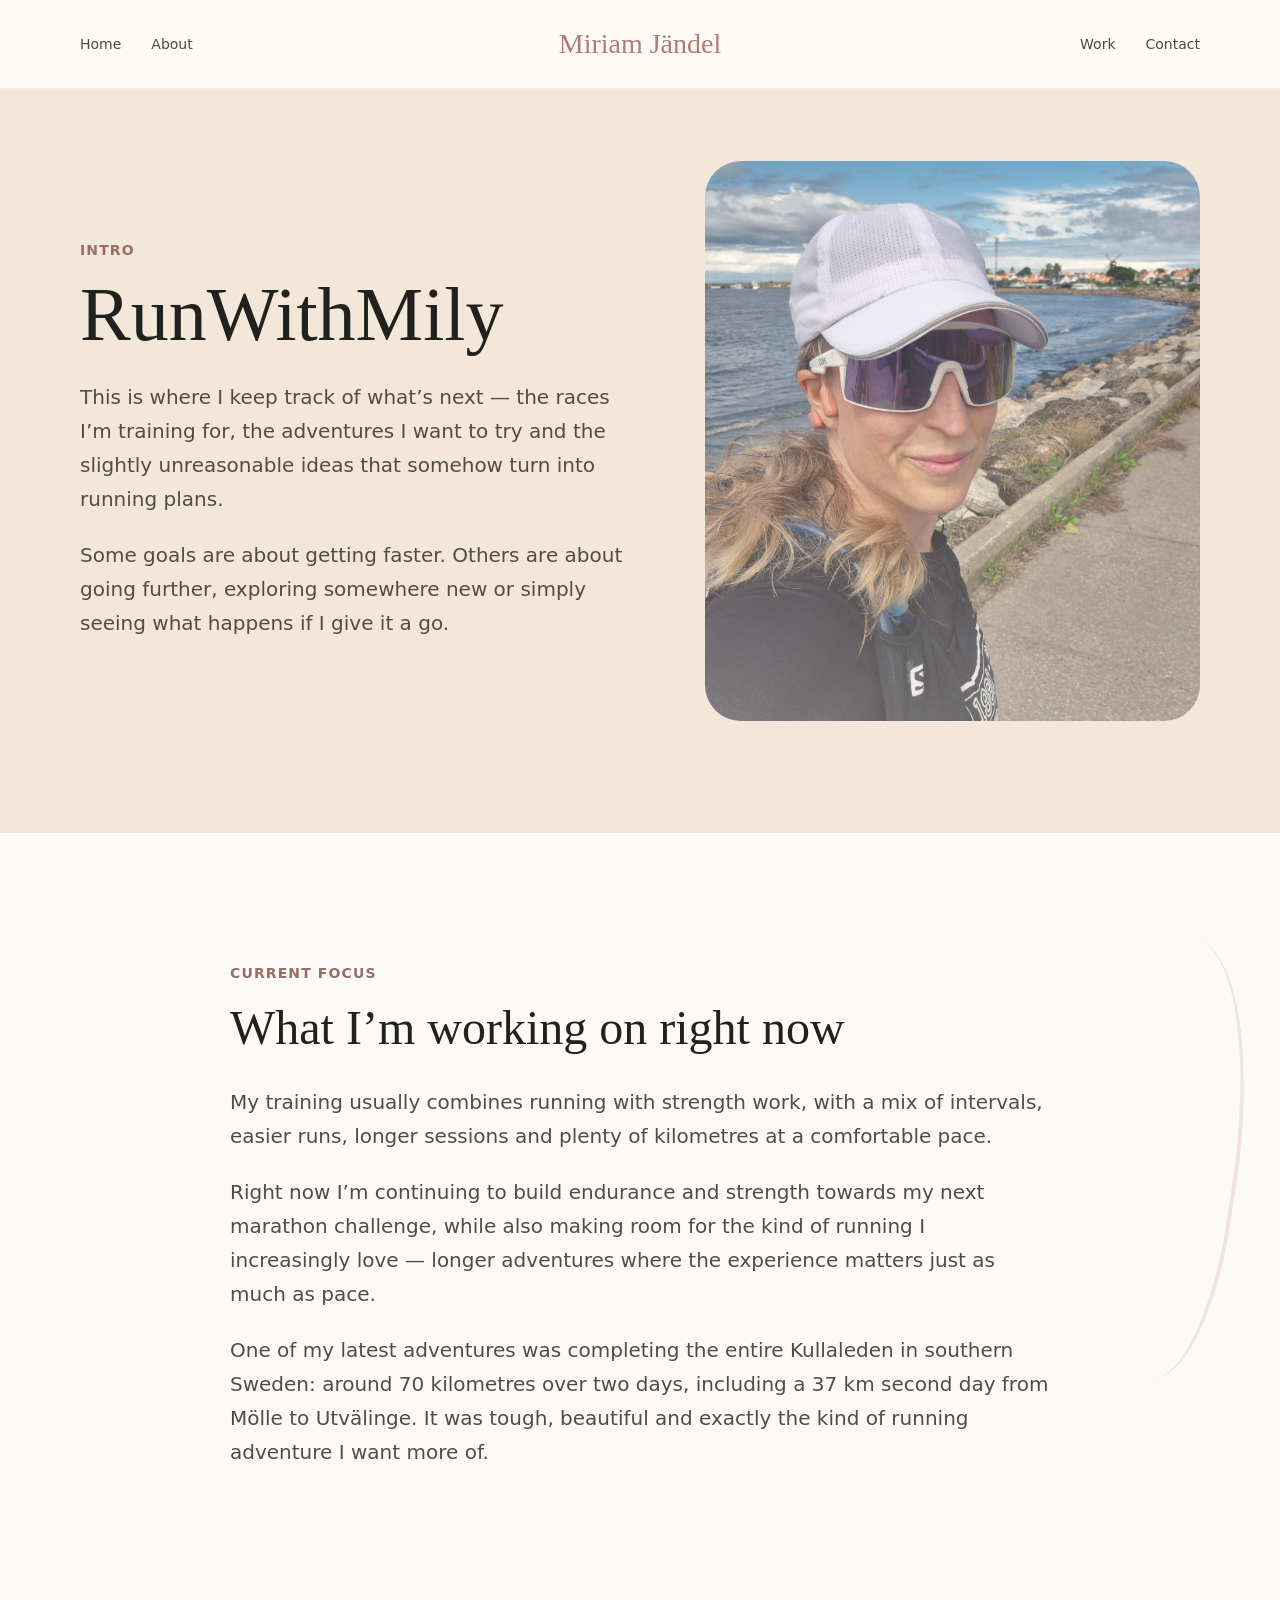
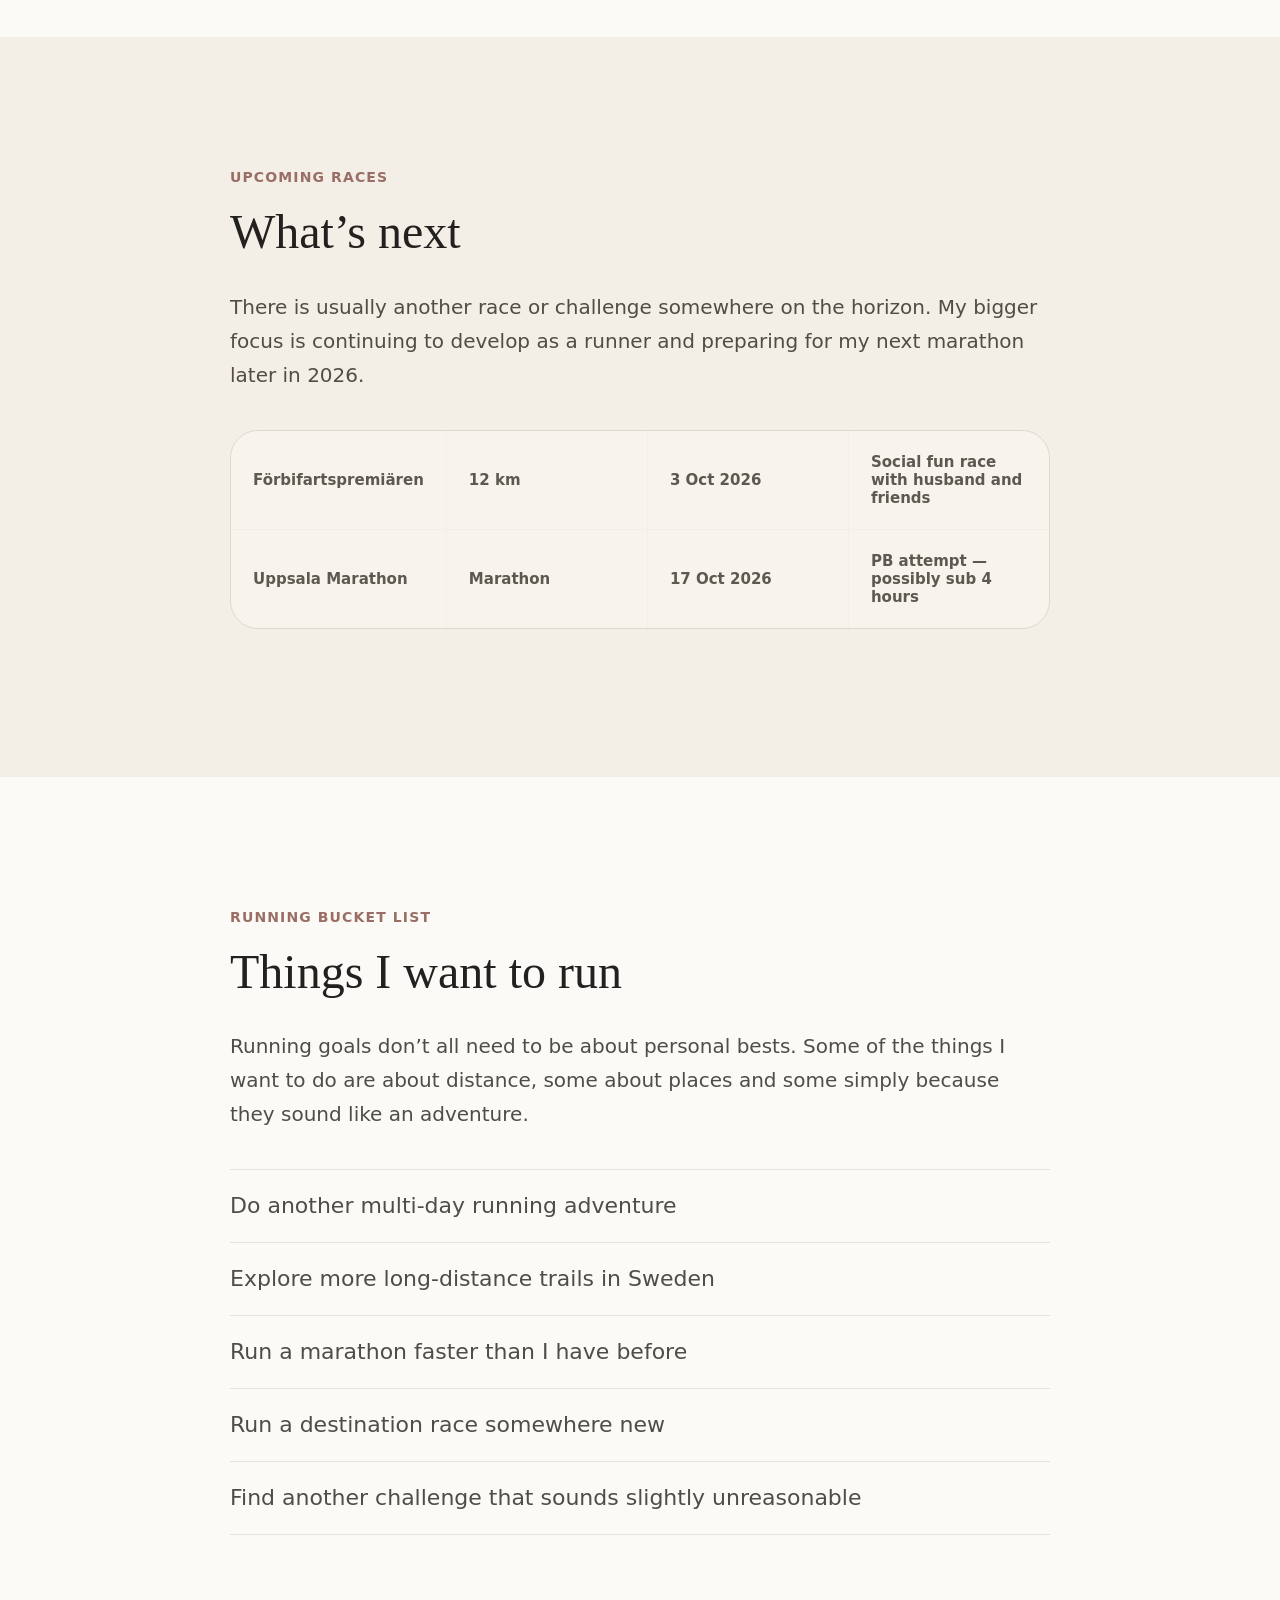
<file: running.html>
<!DOCTYPE html>
<html lang="en">
<head>
  <meta charset="UTF-8">
  <meta name="viewport" content="width=device-width, initial-scale=1.0">
  <title>RunWithMily</title>
  <link rel="stylesheet" href="styles.css">
</head>
<body>
  <header class="site-header">
    <nav class="site-nav nav-left" aria-label="Main navigation">
      <a href="index.html">Home</a>
      <a href="index.html#about">About</a>
    </nav>

    <a class="logo" href="index.html">Miriam Jändel</a>

    <nav class="site-nav nav-right" aria-label="Secondary navigation">
      <a href="index.html#work">Work</a>
      <a href="index.html#contact">Contact</a>
    </nav>
  </header>

  <main class="running-page">
    <section class="run-hero">
      <div class="run-hero-text">
        <p class="run-label">Intro</p>
        <h1>RunWithMily</h1>
        <p>
          This is where I keep track of what’s next — the races I’m training for, the adventures I want to try and the slightly unreasonable ideas that somehow turn into running plans.
        </p>
        <p>
          Some goals are about getting faster. Others are about going further, exploring somewhere new or simply seeing what happens if I give it a go.
        </p>
      </div>
      <div class="run-hero-image" aria-hidden="true"></div>
    </section>

    <section class="run-section run-focus">
      <div class="run-section-inner">
        <p class="run-label">Current focus</p>
        <h2>What I’m working on right now</h2>
        <p>
          My training usually combines running with strength work, with a mix of intervals, easier runs, longer sessions and plenty of kilometres at a comfortable pace.
        </p>
        <p>
          Right now I’m continuing to build endurance and strength towards my next marathon challenge, while also making room for the kind of running I increasingly love — longer adventures where the experience matters just as much as pace.
        </p>
        <p>
          One of my latest adventures was completing the entire Kullaleden in southern Sweden: around 70 kilometres over two days, including a 37 km second day from Mölle to Utvälinge. It was tough, beautiful and exactly the kind of running adventure I want more of.
        </p>
      </div>
    </section>

    <section class="run-section run-races">
      <div class="run-section-inner">
        <p class="run-label">Upcoming races</p>
        <h2>What’s next</h2>
        <p>
          There is usually another race or challenge somewhere on the horizon. My bigger focus is continuing to develop as a runner and preparing for my next marathon later in 2026.
        </p>

        <div class="race-template" aria-label="Upcoming races">
          <span>Förbifartspremiären</span>
          <span>12 km</span>
          <span>3 Oct 2026</span>
          <span>Social fun race with husband and friends</span>
          <span>Uppsala Marathon</span>
          <span>Marathon</span>
          <span>17 Oct 2026</span>
          <span>PB attempt — possibly sub 4 hours</span>
        </div>
      </div>
    </section>

    <section class="run-section run-bucket">
      <div class="run-section-inner">
        <p class="run-label">Running bucket list</p>
        <h2>Things I want to run</h2>
        <p>
          Running goals don’t all need to be about personal bests. Some of the things I want to do are about distance, some about places and some simply because they sound like an adventure.
        </p>

        <ul class="bucket-list">
          <li>Do another multi-day running adventure</li>
          <li>Explore more long-distance trails in Sweden</li>
          <li>Run a marathon faster than I have before</li>
          <li>Run a destination race somewhere new</li>
          <li>Find another challenge that sounds slightly unreasonable</li>
        </ul>
      </div>
    </section>
  </main>
</body>
</html>
</file>
<file: styles.css>
* {
  box-sizing: border-box;
}

body {
  margin: 0;
  min-height: 100vh;
  font-family: system-ui, -apple-system, BlinkMacSystemFont, "Segoe UI", sans-serif;
  color: #22211f;
  background: #fbfaf6;
}

body,
a {
  -webkit-font-smoothing: antialiased;
}

a {
  color: inherit;
  text-decoration: none;
}

.site-header {
  width: 100%;
  margin: 0 auto;
  padding: 30px max(24px, calc((100% - 1120px) / 2));
  display: grid;
  grid-template-columns: 1fr auto 1fr;
  align-items: center;
  gap: 32px;
  background: rgba(255, 252, 247, 0.82);
  border-bottom: 1px solid rgba(98, 82, 63, 0.08);
}

.logo {
  font-family: Georgia, "Times New Roman", serif;
  font-size: 28px;
  line-height: 1;
  font-weight: 400;
  color: #b17c72;
  text-align: center;
}

.site-nav {
  display: flex;
  align-items: center;
  gap: 30px;
  font-size: 14px;
  font-weight: 500;
}

.site-nav a {
  color: #4d4942;
}

.site-nav a:hover {
  color: #22211f;
}

.nav-left {
  justify-content: flex-start;
}

.nav-right {
  justify-content: flex-end;
}

.hero {
  width: min(1120px, calc(100% - 48px));
  min-height: calc(88vh - 86px);
  margin: 0 auto;
  position: relative;
  display: grid;
  grid-template-columns: 1.1fr 0.9fr;
  align-items: center;
  gap: 72px;
  padding: 32px 0 72px;
  background: #f2e7d8;
  box-shadow: 0 0 0 100vmax #f2e7d8;
  clip-path: inset(0 -100vmax);
}

.hero-text h1 {
  margin: 0 0 20px;
  font-family: Georgia, "Times New Roman", serif;
  font-size: 68px;
  line-height: 1.04;
  font-weight: 400;
}

.hero-text p {
  margin: 0;
  max-width: 560px;
  color: #5d5850;
  font-size: 24px;
  line-height: 1.5;
}

.photo-placeholder {
  width: 100%;
  aspect-ratio: 4 / 5;
  border-radius: 28px;
  background:
    linear-gradient(145deg, rgba(255, 255, 255, 0.56), rgba(234, 225, 211, 0.42)),
    #eee7dc;
  box-shadow: inset 0 0 0 1px rgba(120, 105, 85, 0.08);
}

.about,
.work,
.running,
.contact {
  width: 100%;
  padding: 128px 0 144px;
}

.about {
  position: relative;
  overflow: hidden;
}

.about::before,
.about::after {
  content: "";
  position: absolute;
  width: 120px;
  height: 470px;
  border: 0;
  border-left: 4px solid rgba(177, 124, 114, 0.24);
  border-radius: 58% 42% 62% 38%;
  pointer-events: none;
}

.about::before {
  left: max(48px, calc((100% - 1120px) / 2 - 72px));
  top: 120px;
  transform: rotate(-9deg);
}

.about::after {
  right: max(48px, calc((100% - 1120px) / 2 - 72px));
  bottom: 96px;
  transform: rotate(9deg) scaleX(-1);
}

.work {
  position: relative;
  min-height: 680px;
  display: flex;
  align-items: center;
  overflow: hidden;
  background: #f3eee6;
}

.work::before {
  content: "";
  position: absolute;
  top: 64px;
  right: max(16px, calc((100% - 1120px) / 2 - 28px));
  bottom: 64px;
  width: min(40%, 500px);
  border-radius: 34px;
  background: url("images/main/Mily_work.jpg") center center / cover no-repeat;
}

.work::after {
  content: "";
  position: absolute;
  inset: 0;
  background:
    linear-gradient(90deg, #f3eee6 0%, #f3eee6 58%, rgba(243, 238, 230, 0.82) 74%, rgba(243, 238, 230, 0.34) 100%),
    linear-gradient(180deg, #f3eee6 0%, rgba(243, 238, 230, 0) 18%, rgba(243, 238, 230, 0) 82%, #f3eee6 100%);
  pointer-events: none;
}

.running {
  position: relative;
  min-height: 720px;
  display: flex;
  align-items: center;
  overflow: hidden;
  background: #f7f5ef;
}

.running::before {
  content: "";
  position: absolute;
  top: 64px;
  left: max(16px, calc((100% - 1120px) / 2 - 28px));
  bottom: 64px;
  width: min(40%, 500px);
  border-radius: 34px;
  background: url("images/main/Mily_running.jpg") center top / cover no-repeat;
}

.running::after {
  content: "";
  position: absolute;
  inset: 0;
  background:
    linear-gradient(90deg, rgba(247, 245, 239, 0.34) 0%, rgba(247, 245, 239, 0.82) 26%, #f7f5ef 42%, #f7f5ef 100%),
    linear-gradient(180deg, #f7f5ef 0%, rgba(247, 245, 239, 0) 18%, rgba(247, 245, 239, 0) 82%, #f7f5ef 100%);
  pointer-events: none;
}

.about h2,
.contact h2 {
  width: min(760px, calc(100% - 48px));
  margin: 0 auto 28px;
  font-family: Georgia, "Times New Roman", serif;
  font-size: 44px;
  line-height: 1.2;
  font-weight: 400;
}

.about p,
.contact p {
  width: min(760px, calc(100% - 48px));
  margin: 0 auto;
  color: #5d5850;
  font-size: 20px;
  line-height: 1.7;
}

.work-content {
  width: min(1120px, calc(100% - 48px));
  margin: 0 auto;
  position: relative;
  z-index: 1;
  padding-left: min(4vw, 44px);
}

.work-text {
  max-width: 540px;
}

.work h2 {
  margin: 0 0 28px;
  font-family: Georgia, "Times New Roman", serif;
  font-size: 44px;
  line-height: 1.2;
  font-weight: 400;
}

.work p {
  margin: 0;
  max-width: 560px;
  color: #5d5850;
  font-size: 20px;
  line-height: 1.7;
}

.running-content {
  width: min(1120px, calc(100% - 48px));
  margin: 0 auto;
  position: relative;
  z-index: 1;
  padding-right: min(4vw, 44px);
}

.running-text {
  max-width: 540px;
  margin-left: auto;
}

.running h2 {
  margin: 0 0 28px;
  font-family: Georgia, "Times New Roman", serif;
  font-size: 44px;
  line-height: 1.2;
  font-weight: 400;
  color: #464139;
}

.running p {
  margin: 0;
  max-width: 560px;
  color: #5d5850;
  font-size: 20px;
  line-height: 1.7;
}

.running-link {
  display: inline-flex;
  margin-top: 34px;
  padding: 13px 20px;
  border: 1px solid rgba(70, 65, 57, 0.22);
  border-radius: 999px;
  color: #464139;
  background: rgba(251, 250, 246, 0.44);
  font-size: 15px;
  font-weight: 500;
}

.running-link:hover {
  border-color: rgba(70, 65, 57, 0.38);
  background: rgba(251, 250, 246, 0.7);
}

.about p + p,
.work p + p,
.running p + p,
.contact p + p {
  margin-top: 22px;
}

@media (max-width: 760px) {
  .site-header {
    padding: 22px 16px;
    grid-template-columns: 1fr;
    gap: 18px;
    text-align: center;
  }

  .site-nav {
    width: 100%;
    justify-content: center;
    gap: 16px;
  }

  .logo {
    grid-row: 1;
    font-size: 26px;
  }

  .nav-left {
    grid-row: 2;
  }

  .nav-right {
    grid-row: 3;
  }

  .hero {
    width: min(100% - 32px, 1120px);
    min-height: auto;
    grid-template-columns: 1fr;
    gap: 40px;
    padding: 48px 0 72px;
  }

  .hero-text h1 {
    font-size: 48px;
  }

  .hero-text p {
    font-size: 20px;
  }

  .photo-placeholder {
    max-width: 420px;
  }

  .about,
  .work,
  .running,
  .contact {
    padding: 88px 0 104px;
  }

  .about::before,
  .about::after {
    display: none;
  }

  .work {
    min-height: 760px;
    align-items: flex-start;
  }

  .work::before {
    top: 320px;
    right: 16px;
    bottom: 48px;
    width: min(78%, 400px);
    background-position: center center;
  }

  .work::after {
    background:
      linear-gradient(180deg, #f3eee6 0%, #f3eee6 34%, rgba(243, 238, 230, 0.76) 62%, #f3eee6 100%);
  }

  .running {
    min-height: 760px;
    align-items: flex-start;
  }

  .running::before {
    top: 320px;
    left: 16px;
    bottom: 48px;
    width: min(78%, 400px);
    background-position: center top;
  }

  .running::after {
    background:
      linear-gradient(180deg, #f7f5ef 0%, #f7f5ef 32%, rgba(247, 245, 239, 0.76) 58%, #f7f5ef 100%);
  }

  .about h2,
  .contact h2,
  .about p,
  .contact p {
    width: min(100% - 32px, 760px);
  }

  .about h2,
  .contact h2 {
    font-size: 36px;
    margin-bottom: 22px;
  }

  .work-content {
    width: min(100% - 32px, 760px);
    padding-left: 0;
  }

  .work h2 {
    font-size: 36px;
    margin-bottom: 22px;
  }

  .running-content {
    width: min(100% - 32px, 760px);
    padding-right: 0;
  }

  .running h2 {
    font-size: 36px;
    margin-bottom: 22px;
  }
  
  html {
  scroll-behavior: smooth;
  }
}

.running-page {
  background: #fbfaf6;
}

.run-hero {
  width: min(1120px, calc(100% - 48px));
  min-height: calc(86vh - 86px);
  margin: 0 auto;
  display: grid;
  grid-template-columns: 1fr 0.9fr;
  align-items: center;
  gap: 76px;
  padding: 72px 0 112px;
  background: #f2e7d8;
  box-shadow: 0 0 0 100vmax #f2e7d8;
  clip-path: inset(0 -100vmax);
}

.run-hero h1 {
  margin: 0 0 28px;
  font-family: Georgia, "Times New Roman", serif;
  font-size: 76px;
  line-height: 1;
  font-weight: 400;
}

.run-label {
  margin: 0 0 18px;
  color: #9a6e65;
  font-size: 14px;
  font-weight: 600;
  letter-spacing: 0.08em;
  text-transform: uppercase;
}

.run-hero p,
.run-section p {
  color: #514d46;
  font-size: 20px;
  line-height: 1.7;
}

.run-hero p {
  max-width: 640px;
  margin: 0;
}

.run-hero p + p,
.run-section p + p {
  margin-top: 22px;
}

.run-hero-image {
  min-height: 560px;
  border-radius: 36px;
  background:
    linear-gradient(180deg, rgba(242, 231, 216, 0.08), rgba(242, 231, 216, 0.4)),
    url("images/running/Mily_running2.jpg") center top / cover no-repeat;
}

.run-section {
  padding: 132px 0 148px;
}

.run-section-inner {
  width: min(820px, calc(100% - 48px));
  margin: 0 auto;
}

.run-section h2 {
  margin: 0 0 30px;
  font-family: Georgia, "Times New Roman", serif;
  font-size: 48px;
  line-height: 1.16;
  font-weight: 400;
}

.run-focus {
  position: relative;
  overflow: hidden;
}

.run-focus::before {
  content: "";
  position: absolute;
  top: 104px;
  right: max(40px, calc((100% - 1120px) / 2 - 80px));
  width: 140px;
  height: 440px;
  border-left: 4px solid rgba(177, 124, 114, 0.18);
  border-radius: 58% 42% 62% 38%;
  transform: rotate(9deg) scaleX(-1);
  pointer-events: none;
}

.run-races {
  background: #f3eee6;
}

.race-template {
  display: grid;
  grid-template-columns: repeat(4, 1fr);
  gap: 1px;
  margin-top: 38px;
  border: 1px solid rgba(98, 82, 63, 0.14);
  border-radius: 28px;
  overflow: hidden;
}

.race-template span {
  min-height: 88px;
  display: flex;
  align-items: center;
  padding: 22px;
  color: #5d5850;
  background: rgba(251, 250, 246, 0.44);
  font-size: 15px;
  font-weight: 600;
}

.bucket-list {
  margin: 38px 0 0;
  padding: 0;
  list-style: none;
}

.bucket-list li {
  padding: 20px 0;
  border-top: 1px solid rgba(98, 82, 63, 0.14);
  color: #514d46;
  font-size: 22px;
  line-height: 1.45;
}

.bucket-list li:last-child {
  border-bottom: 1px solid rgba(98, 82, 63, 0.14);
}

.run-hero .run-label,
.run-section .run-label {
  margin: 0 0 18px;
  color: #9a6e65;
  font-size: 14px;
  font-weight: 600;
  letter-spacing: 0.08em;
  line-height: 1.2;
  text-transform: uppercase;
}

@media (max-width: 760px) {
  .run-hero {
    width: min(100% - 32px, 1120px);
    min-height: auto;
    grid-template-columns: 1fr;
    gap: 42px;
    padding: 56px 0 88px;
  }

  .run-hero h1 {
    font-size: 54px;
  }

  .run-hero p,
  .run-section p {
    font-size: 19px;
  }

  .run-hero-image {
    min-height: 420px;
  }

  .run-section {
    padding: 88px 0 104px;
  }

  .run-section-inner {
    width: min(100% - 32px, 820px);
  }

  .run-section h2 {
    font-size: 38px;
  }

  .run-focus::before {
    display: none;
  }

  .race-template {
    grid-template-columns: 1fr;
    border-radius: 24px;
  }

  .race-template span {
    min-height: 64px;
  }

  .bucket-list li {
    font-size: 20px;
  }
}
</file>
